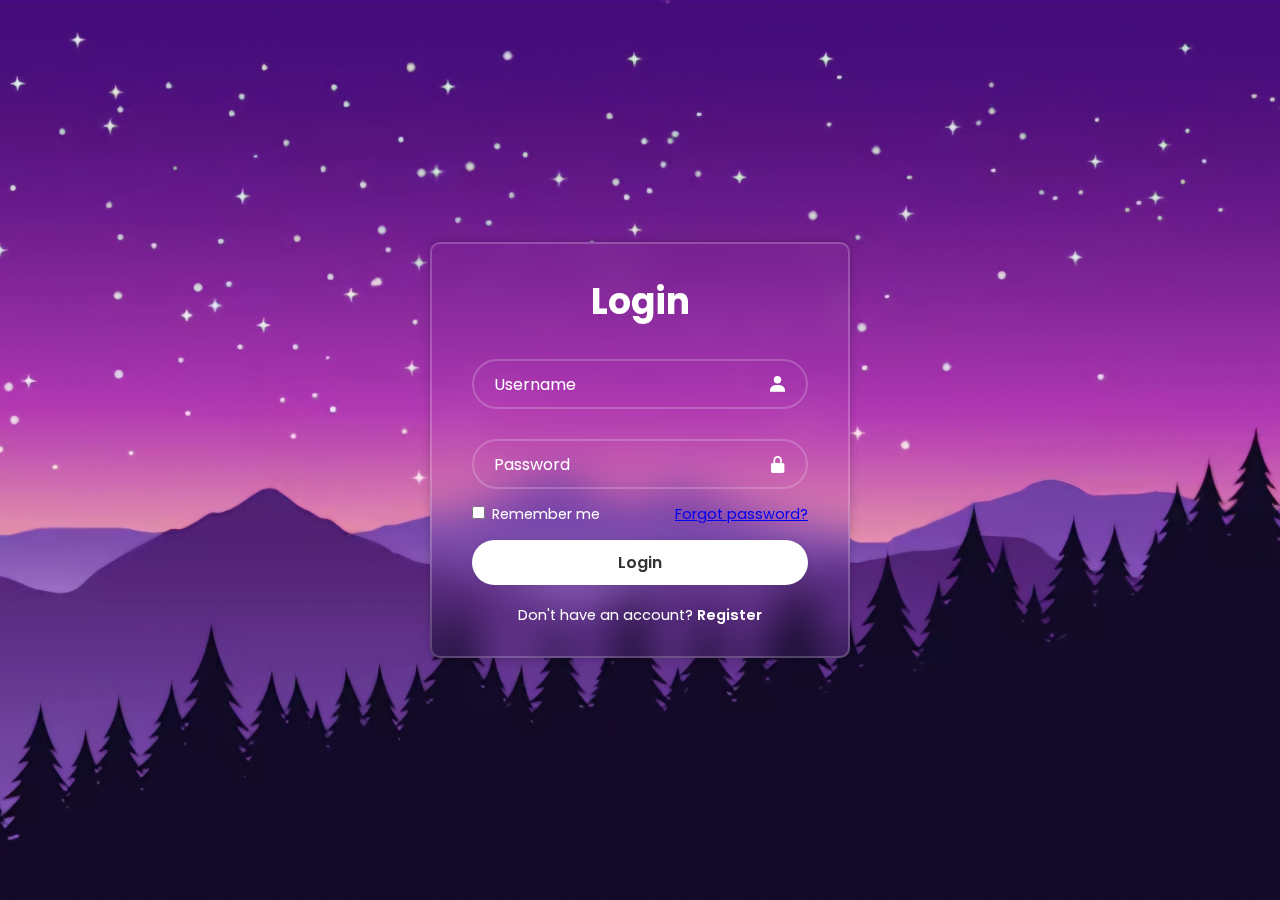
<file: index.html>
<!DOCTYPE html>
<html lang="en">
<head>
    <meta charset="UTF-8">
    <meta http-equiv="X-UA-Compatible" content="IE=edge">
    <meta name="viewport" content="width=device-width, initial-scale=1.0">
    <title>Attendance Record</title>
    <link rel="stylesheet" href="style.css">
    <link href='https://unpkg.com/boxicons@2.1.4/css/boxicons.min.css' rel='stylesheet'>
</head>
<body>
    <div class="wrapper">
        <form id="sheetdb-form">
            <h1>Login</h1>
            <div class="input-box">
                <input type="text" name="data[Username]" placeholder="Username" required>
                <i class='bx bxs-user'></i>
            </div>
            <div class="input-box">
                <input type="password" name="data[Password]" placeholder="Password" required>
                <i class='bx bxs-lock-alt'></i>
            </div>
            <div class="remember-forget">
                <label> <input type="checkbox"> Remember me</label>
                <a href="forgot-password.html">Forgot password?</a>
            </div>
            <button type="submit" class="btn">Login</button>
            <div class="register-link">
                <p>Don't have an account? <a href="signup.html">Register</a></p>
            </div>
        </form>
    </div>
    <script>
        document.getElementById('sheetdb-form').addEventListener('submit', async (e) => {
            e.preventDefault();
            const username = document.querySelector('input[name="data[Username]"]').value;
            const password = document.querySelector('input[name="data[Password]"]').value;

            // Fetch data from Google Sheets
            const response = await fetch("https://sheetdb.io/api/v1/lvg1wuw9n1k20");
            const data = await response.json();

            // Check if the username and password match
            const user = data.find(item => item.Username === username && item.Password === password);
            if (user) {
                // Store the username in localStorage
                localStorage.setItem("username", username);
                alert("Login successful!");
                window.location.href = 'a.html'; // Redirect to registration page
            } else {
                alert("Invalid username or password.");
            }
        });
    </script>
</body>
</html>
</file>
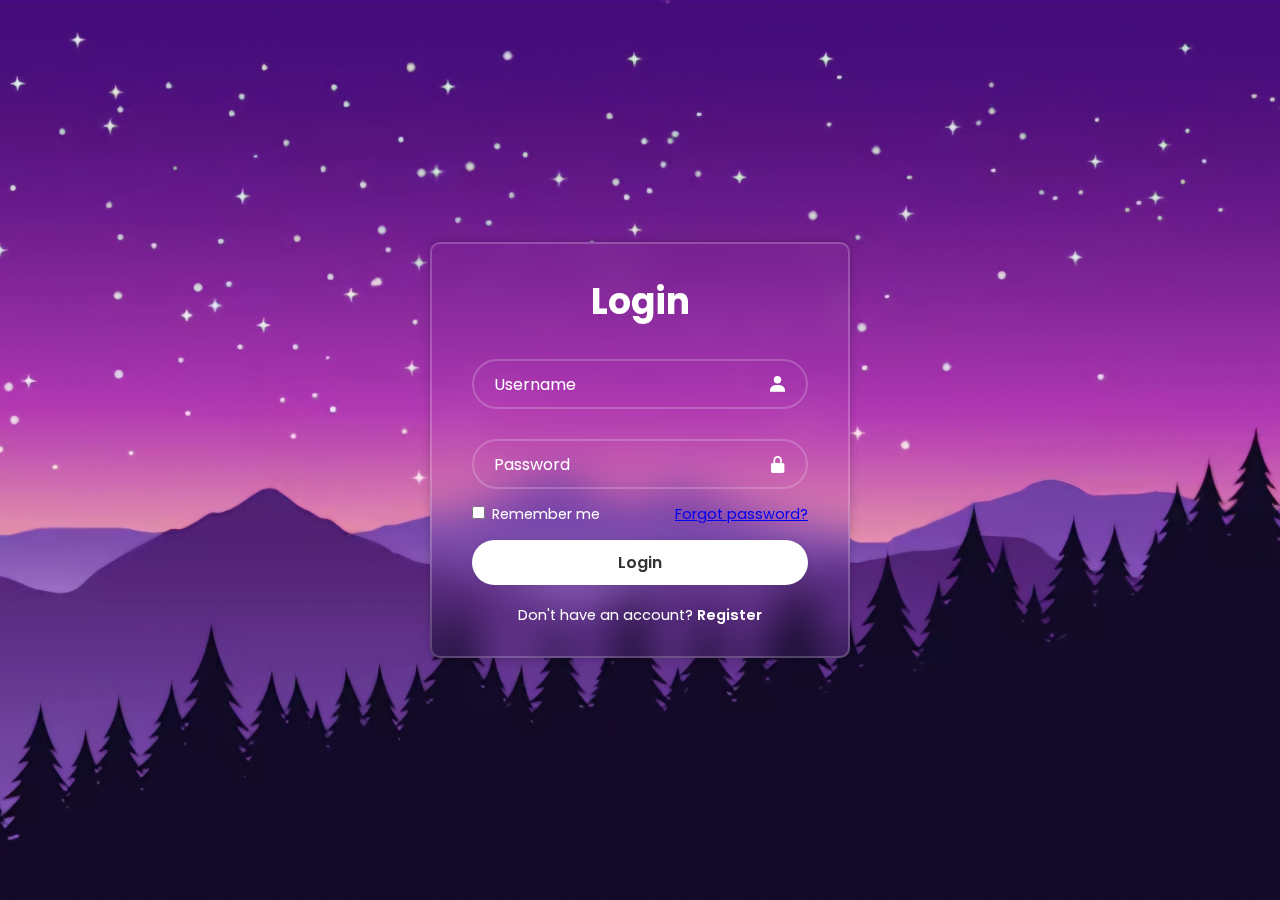
<file: static/index.html>
<!DOCTYPE html>
<html lang="en">
<head>
    <meta charset="UTF-8">
    <meta http-equiv="X-UA-Compatible" content="IE=edge">
    <meta name="viewport" content="width=device-width, initial-scale=1.0">
    <title>Attendance Record</title>
    <link rel="stylesheet" href="/static/style.css">
    <link href='https://unpkg.com/boxicons@2.1.4/css/boxicons.min.css' rel='stylesheet'>
</head>
<body>
    <div class="wrapper">
        <form id="sheetdb-form">
            <h1>Login</h1>
            <div class="input-box">
                <input type="text" name="data[Username]" placeholder="Username" required>
                <i class='bx bxs-user'></i>
            </div>
            <div class="input-box">
                <input type="password" name="data[Password]" placeholder="Password" required>
                <i class='bx bxs-lock-alt'></i>
            </div>
            <div class="remember-forget">
                <label> <input type="checkbox"> Remember me</label>
                <a href="forgot-password.html">Forgot password?</a>
            </div>
            <button type="submit" class="btn">Login</button>
            <div class="register-link">
                <p>Don't have an account? <a href="signup.html">Register</a></p>
            </div>
        </form>
    </div>
    <script>
        document.getElementById('sheetdb-form').addEventListener('submit', async (e) => {
            e.preventDefault();
            const username = document.querySelector('input[name="data[Username]"]').value;
            const password = document.querySelector('input[name="data[Password]"]').value;

            // Fetch data from Google Sheets
            const response = await fetch("https://sheetdb.io/api/v1/lvg1wuw9n1k20");
            const data = await response.json();

            // Check if the username and password match
            const user = data.find(item => item.Username === username && item.Password === password);
            if (user) {
                // Store the username in localStorage
                localStorage.setItem("username", username);
                alert("Login successful!");
                window.location.href = '/static/a.html'; // Redirect to registration page
            } else {
                alert("Invalid username or password.");
            }
        });
    </script>
</body>
</html>
</file>
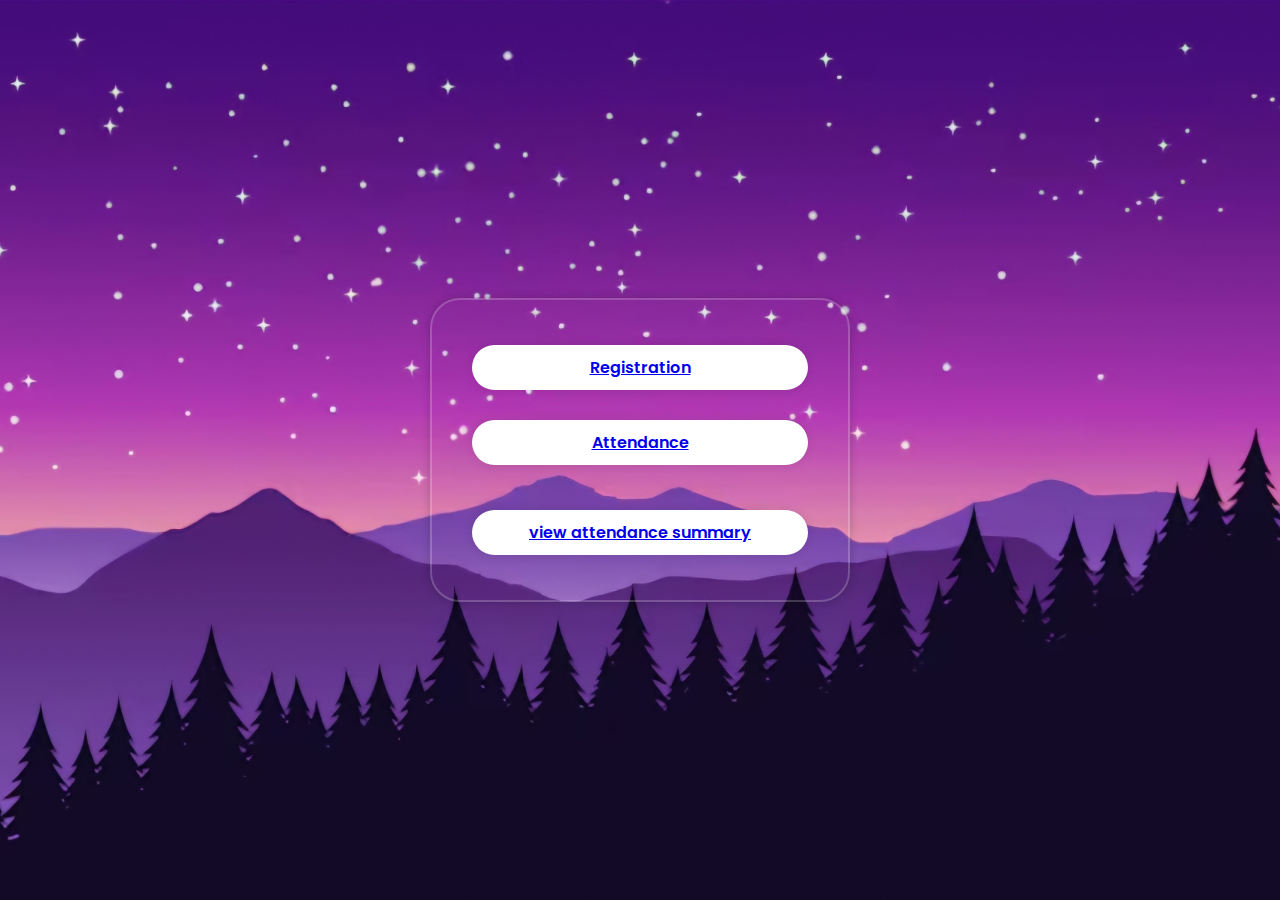
<file: a.html>
<!DOCTYPE html>
<html lang="en">
<head>
    <meta charset="UTF-8">
    <meta name="viewport" content="width=device-width, initial-scale=1.0">
    <title>Document</title>
    <link rel="stylesheet" href="style.css">
</head>
<body>
    <div class="main" id="home">
        <button type="submit" class="button1" onclick="registration" value="submit1"> 
            <a href="registration.html">Registration</a>
        </button>
        <button type="submit" class="button2" value="submit2"> 
            <a href="attendance.html">Attendance</a>
        </button>
        <button type="submit" class="button2" value="submit2"> 
            <a href="attendance_summary.html">view attendance summary</a>
        </button>
    </div>
</body>
</html>
</file>
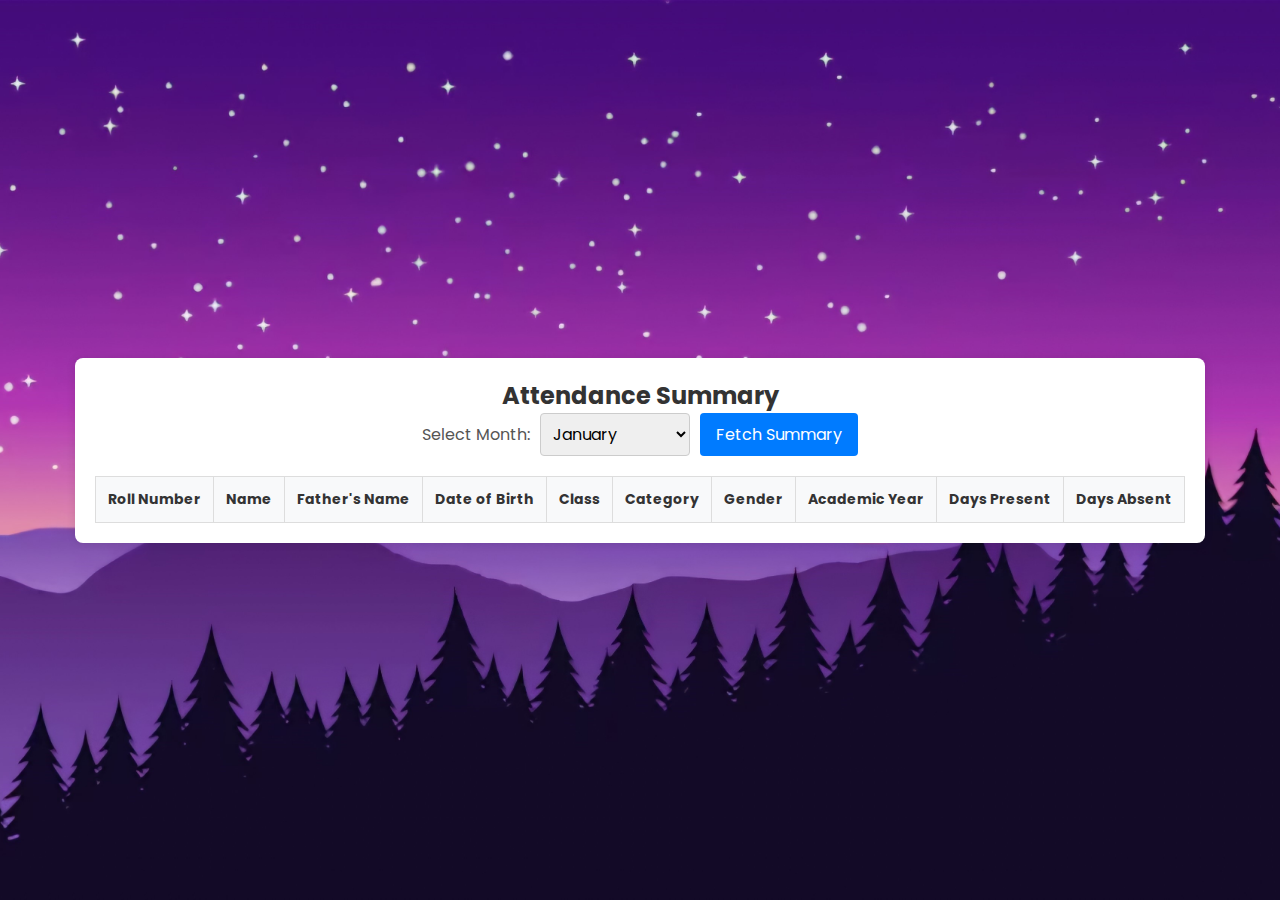
<file: attendance_summary.html>
<!DOCTYPE html>
<html lang="en">

<head>
    <meta charset="UTF-8">
    <meta http-equiv="X-UA-Compatible" content="IE=edge">
    <meta name="viewport" content="width=device-width, initial-scale=1.0">
    <title>Attendance Summary</title>
    <link rel="stylesheet" href="style.css">
    <link href='https://unpkg.com/boxicons@2.1.4/css/boxicons.min.css' rel='stylesheet'>
    <style>
        body {
            font-family: Arial, sans-serif;
            background-color: #f4f4f4;
            margin: 0;
            padding: 0;
        }

        .container {
            max-width: 1200px;
            margin: 20px auto;
            padding: 20px;
            background-color: #fff;
            box-shadow: 0 0 10px rgba(0, 0, 0, 0.1);
            border-radius: 8px;
            overflow-x: auto; /* Allow horizontal scrolling on small screens */
        }

        h1 {
            text-align: center;
            color: #333;
            font-size: 24px; /* Adjust font size for mobile */
        }

        .month-selector {
            display: flex;
            flex-wrap: wrap; /* Allow wrapping on small screens */
            justify-content: center;
            margin-bottom: 20px;
            gap: 10px; /* Add spacing between elements */
        }

        .month-selector label {
            font-size: 16px;
            color: #555;
            align-self: center; /* Center align label */
        }

        .month-selector select {
            padding: 8px;
            font-size: 16px;
            border-radius: 4px;
            border: 1px solid #ccc;
            width: 150px; /* Set a fixed width for the dropdown */
        }

        .month-selector button {
            padding: 8px 16px;
            font-size: 16px;
            background-color: #007bff;
            color: #fff;
            border: none;
            border-radius: 4px;
            cursor: pointer;
        }

        .month-selector button:hover {
            background-color: #0056b3;
        }

        table {
            width: 100%;
            border-collapse: collapse;
            margin-top: 20px;
        }

        table,
        th,
        td {
            border: 1px solid #ddd;
        }

        th,
        td {
            padding: 12px;
            text-align: left;
            font-size: 14px; /* Adjust font size for mobile */
        }

        th {
            background-color: #f8f9fa;
            color: #333;
        }

        tr:nth-child(even) {
            background-color: #f9f9f9;
        }

        tr:hover {
            background-color: #f1f1f1;
        }

        /* Responsive table styles */
        @media (max-width: 768px) {
            .container {
                padding: 10px;
            }

            h1 {
                font-size: 20px;
            }

            .month-selector {
                flex-direction: column;
                align-items: center;
            }

            .month-selector select {
                width: 100%; /* Full width on small screens */
                margin-bottom: 10px;
            }

            .month-selector button {
                width: 100%; /* Full width on small screens */
            }

            table {
                display: block;
                overflow-x: auto; /* Allow horizontal scrolling */
                white-space: nowrap; /* Prevent text wrapping */
            }

            th,
            td {
                min-width: 120px; /* Set minimum column width */
            }
        }
    </style>
</head>

<body>
    <div class="container">
        <h1>Attendance Summary</h1>
        <div class="month-selector">
            <label for="month">Select Month:</label>
            <select id="month">
                <option value="01">January</option>
                <option value="02">February</option>
                <option value="03">March</option>
                <option value="04">April</option>
                <option value="05">May</option>
                <option value="06">June</option>
                <option value="07">July</option>
                <option value="08">August</option>
                <option value="09">September</option>
                <option value="10">October</option>
                <option value="11">November</option>
                <option value="12">December</option>
            </select>
            <button onclick="fetchAttendanceSummary()">Fetch Summary</button>
        </div>
        <table id="attendanceTable">
            <thead>
                <tr>
                    <th>Roll Number</th>
                    <th>Name</th>
                    <th>Father's Name</th>
                    <th>Date of Birth</th>
                    <th>Class</th>
                    <th>Category</th>
                    <th>Gender</th>
                    <th>Academic Year</th>
                    <th>Days Present</th>
                    <th>Days Absent</th>
                </tr>
            </thead>
            <tbody>
                <!-- Rows will be populated here -->
            </tbody>
        </table>
    </div>

    <script>
        function fetchAttendanceSummary() {
            const month = document.getElementById('month').value;
            const username = localStorage.getItem("username");

            console.log("Month:", month); // Debugging
            console.log("Username:", username); // Debugging

            if (!username) {
                alert("Please log in first.");
                window.location.href = "index.html";
                return;
            }

            fetch(`/attendance_summary/${username}?month=${month}`)
                .then(response => {
                    if (!response.ok) {
                        throw new Error(`HTTP error! Status: ${response.status}`);
                    }
                    return response.json();
                })
                .then(data => {
                    console.log("API Response:", data); // Debugging
                    const tableBody = document.querySelector("#attendanceTable tbody");
                    tableBody.innerHTML = ""; // Clear existing rows

                    if (data.error) {
                        alert(data.error);
                        return;
                    }

                    data.attendance_summary.forEach(student => {
                        const row = document.createElement("tr");
                        row.innerHTML = `
                            <td>${student.rollNumber}</td>
                            <td>${student.name}</td>
                            <td>${student.father_name}</td>
                            <td>${student.date_of_birth}</td>
                            <td>${student.class}</td>
                            <td>${student.category}</td>
                            <td>${student.gender}</td>
                            <td>${student.academicYear}</td>
                            <td>${student.days_present}</td>
                            <td>${student.days_absent}</td>
                        `;
                        tableBody.appendChild(row);
                    });
                })
                .catch(error => {
                    console.error('Error fetching attendance summary:', error);
                    alert("An error occurred while fetching the attendance summary.");
                });
        }
    </script>
</body>

</html>
</file>
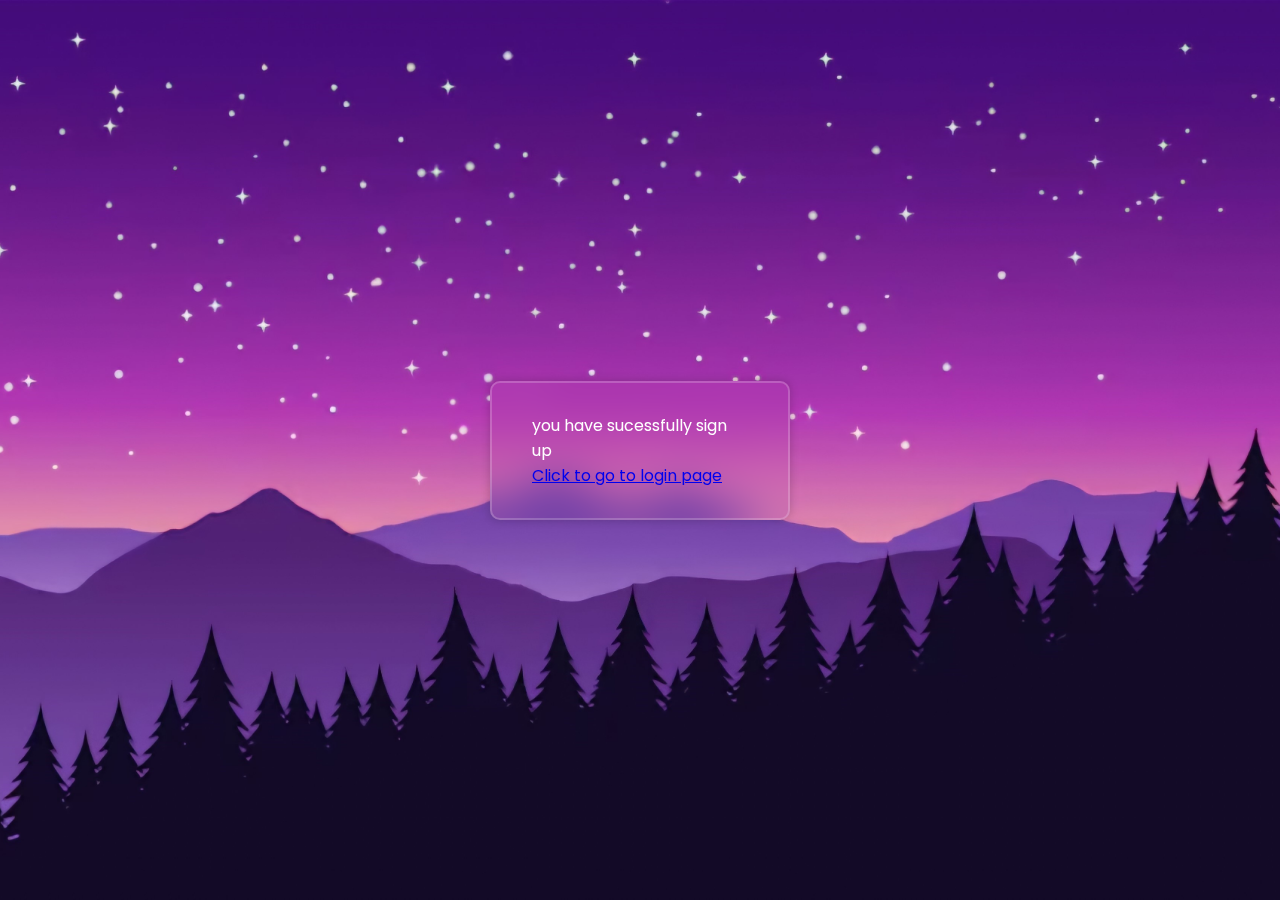
<file: d.html>
<!DOCTYPE html>
<html lang="en">
<head>
    <meta charset="UTF-8">
    <meta name="viewport" content="width=device-width, initial-scale=1.0">
    <title>sign up comfirmation</title>
    <link rel="stylesheet" href="style.css">
</head>
    
<body>
    <div class="size">
    <div class ="">
    <p>you have sucessfully sign up</p>
</div>
<div class="link">
    <a href="index.html">Click to go to login page</a>
</div>
</div>
</body>
</html>
</file>
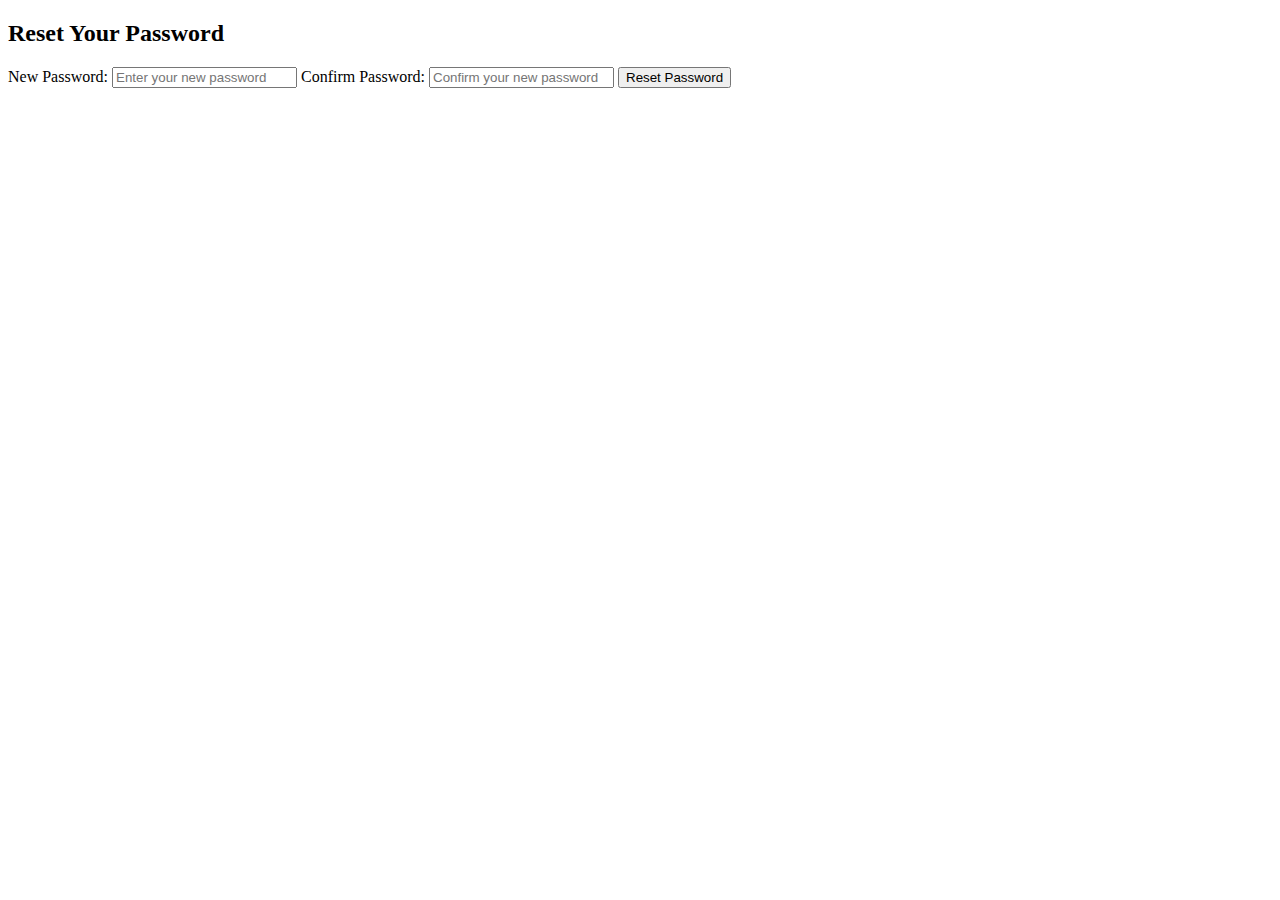
<file: reset-password.html>
<!DOCTYPE html>
<html lang="en">
<head>
    <meta charset="UTF-8">
    <meta name="viewport" content="width=device-width, initial-scale=1.0">
    <title>Reset Password</title>
</head>
<body>

    <h2>Reset Your Password</h2>

    <form id="reset-password-form">
        <label for="new-password">New Password:</label>
        <input type="password" id="new-password" name="new-password" required placeholder="Enter your new password">
        
        <label for="confirm-password">Confirm Password:</label>
        <input type="password" id="confirm-password" name="confirm-password" required placeholder="Confirm your new password">
        
        <button type="submit">Reset Password</button>
    </form>

    <div id="reset-message"></div>

    <script>
        document.getElementById('reset-password-form').addEventListener('submit', function (e) {
            e.preventDefault();

            const newPassword = document.getElementById('new-password').value;
            const confirmPassword = document.getElementById('confirm-password').value;

            if (newPassword !== confirmPassword) {
                document.getElementById('reset-message').innerHTML = '⚠️ Passwords do not match. Please try again.';
                return;
            }

            // Get the email from the URL
            const urlParams = new URLSearchParams(window.location.search);
            const email = urlParams.get('email');

            if (!email) {
                document.getElementById('reset-message').innerHTML = '⚠️ Invalid reset link.';
                return;
            }

            // Update the password in SheetDB
            fetch(`https://sheetdb.io/api/v1/YOUR_SHEETDB_ID/email/${email}`, { 
                method: 'PATCH',
                headers: { 'Content-Type': 'application/json' },
                body: JSON.stringify({ data: { Password: newPassword } }) 
            })
            .then(response => response.json())
            .then(data => {
                document.getElementById('reset-message').innerHTML = '✅ Your password has been successfully reset!';
            })
            .catch(error => {
                console.error('⚠️ Error:', error);
                document.getElementById('reset-message').innerHTML = '⚠️ There was an error resetting your password. Please try again later.';
            });
        });
    </script>

</body>
</html>
</file>
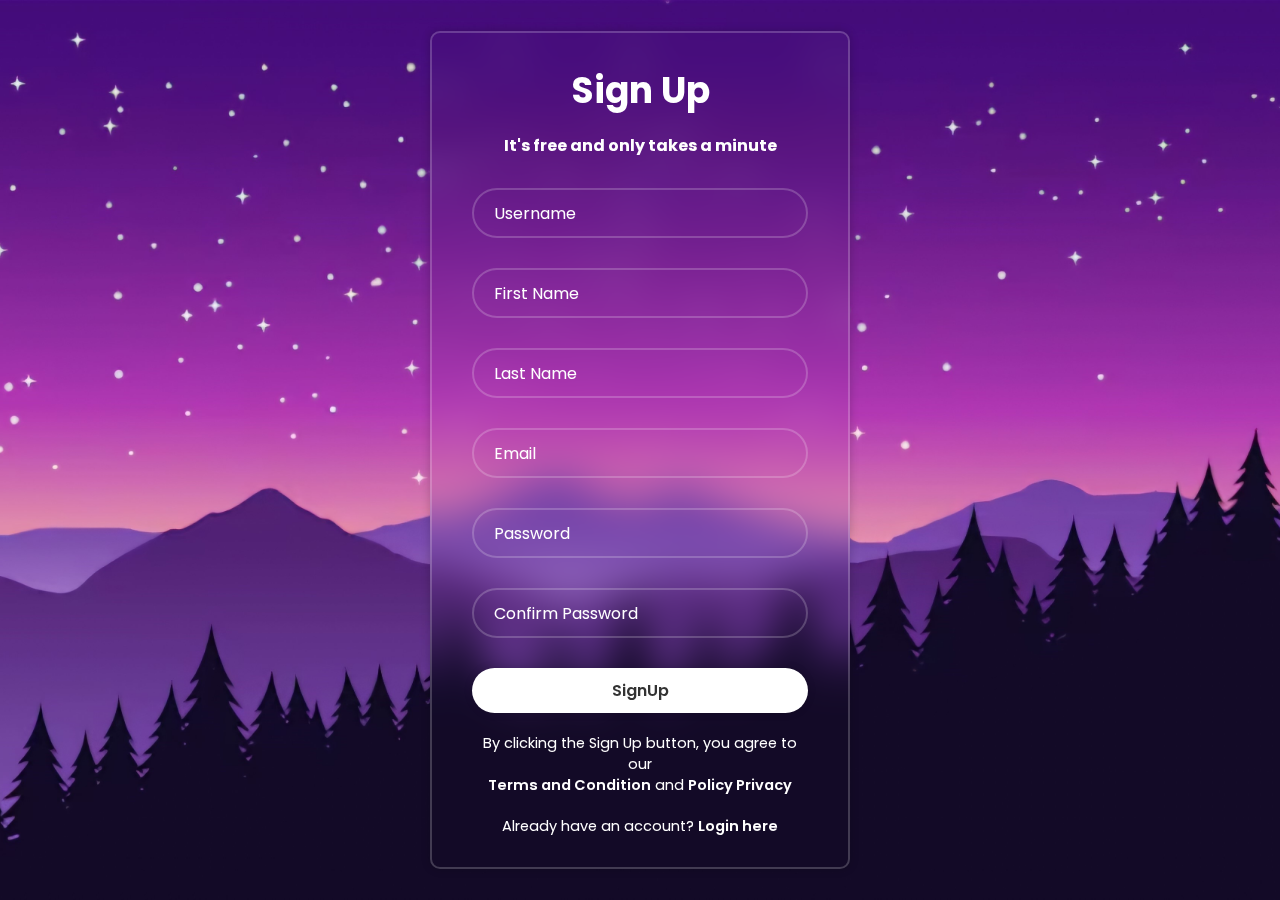
<file: signup.html>
<!DOCTYPE html>
<html>
<head>
    <meta charset="UTF-8">
    <meta name="viewport" content="width=device-width, initial-scale=1.0">
    <title>SignUp</title>
    <link rel="stylesheet" href="style.css">
</head>
<body>
    <div class="wrapper">
        <h1>Sign Up</h1>
        <h4>It's free and only takes a minute</h4>
        <form action="https://sheetdb.io/api/v1/lvg1wuw9n1k20" method="post" id="sheetdb-form">
            <div class="input-box">
                <input type="text" name="data[Username]" placeholder="Username" id="username" required>
            </div>
            <div class="input-box">
                <input type="text" name="data[First name]" placeholder="First Name" required>
            </div>
            <div class="input-box">
                <input type="text" name="data[Last name]" placeholder="Last Name" required>
            </div>
            <div class="input-box">
                <input type="email" name="data[Email]" placeholder="Email" required>
            </div>
            <div class="input-box">
                <input type="password" name="data[Password]" placeholder="Password" required>
            </div>
            <div class="input-box">
                <input type="password" name="data[Confirm Password]" placeholder="Confirm Password" required>
            </div>
            <button type="submit" class="btn">SignUp</button>
        </form>
        <div class="register-link">
            <p>By clicking the Sign Up button, you agree to our <br>
                <a href="#">Terms and Condition</a> and <a href="#">Policy Privacy</a>
            </p>
        </div>
        <div class="register-link">
            <p>Already have an account? <a href="index.html">Login here</a></p>
        </div>
    </div>
    <script>
        document.getElementById('sheetdb-form').addEventListener('submit', async (e) => {
            e.preventDefault();
            const password = document.querySelector('input[name="data[Password]"]').value;
            const confirmPassword = document.querySelector('input[name="data[Confirm Password]"]').value;

            if (password !== confirmPassword) {
                alert("Passwords do not match. Please try again.");
                return;
            }

            const response = await fetch("https://sheetdb.io/api/v1/lvg1wuw9n1k20");
            const data = await response.json();

            const username = document.getElementById('username').value;
            const usernameExists = data.some(item => item.Username === username);

            if (usernameExists) {
                alert("Username already exists. Please choose another.");
            } else {
                fetch(e.target.action, {
                    method: "POST",
                    body: new FormData(e.target),
                }).then(response => response.json())
                  .then((html) => {
                      alert("Signup successful!");
                      window.open('d.html', '_blank');
                  }).catch(error => {
                      console.error("Error submitting form:", error);
                      alert("There was an issue submitting your data.");
                  });
            }
        });
    </script>
</body>
</html>
</file>
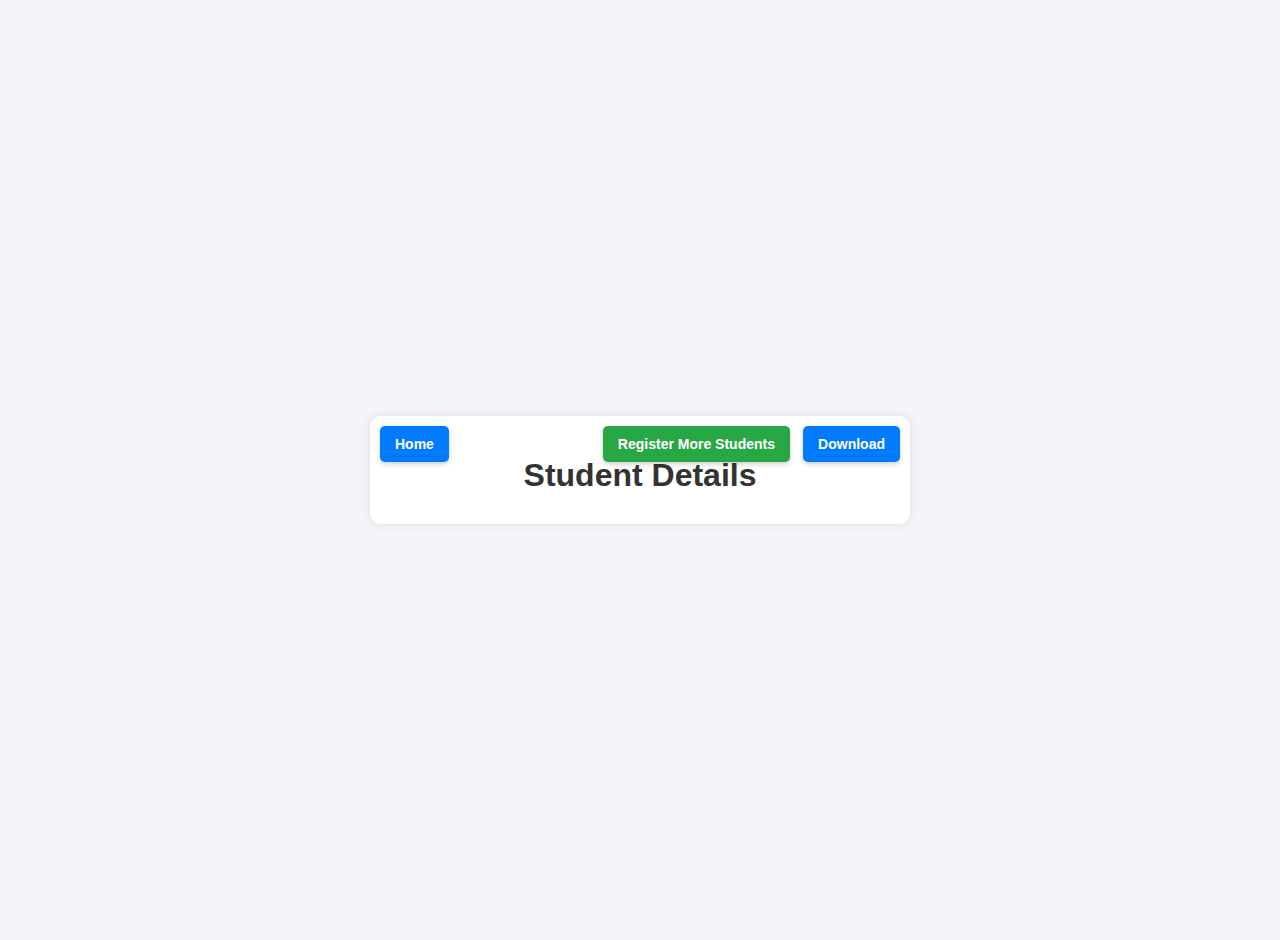
<file: student_details.html>
<!DOCTYPE html>
<html lang="en">

<head>
    <meta charset="UTF-8">
    <meta name="viewport" content="width=device-width, initial-scale=1.0">
    <title>Student Details</title>
    <style>
        body {
            font-family: Arial, sans-serif;
            background-color: #f4f4f9;
            margin: 0;
            padding: 20px;
            display: flex;
            justify-content: center;
            align-items: center;
            height: 100vh;
        }
    
        .container {
            background: white;
            padding: 20px;
            border-radius: 10px;
            box-shadow: 0px 0px 10px rgba(0, 0, 0, 0.1);
            width: 500px;
            text-align: center;
            position: relative;
        }
    
        h1 {
            color: #333;
            margin-bottom: 10px;
        }
    
        .content {
            display: flex;
            align-items: center;
            text-align: left;
        }
    
        .qr-code img {
            width: 120px;
            height: 120px;
            margin-right: 20px;
        }
    
        .details p {
            margin: 10px 0;
        }
    
        /* General Button Styles */
        .download-btn,
        .register-btn,
        .home-btn {
            position: absolute;
            top: 10px;
            background-color: #007bff;
            color: white;
            border: none;
            padding: 10px 15px;
            cursor: pointer;
            border-radius: 5px;
            font-size: 14px;
            font-weight: 600;
            transition: background-color 0.3s ease, transform 0.2s ease;
            box-shadow: 0 2px 5px rgba(0, 0, 0, 0.2);
        }
    
        .download-btn:hover,
        .register-btn:hover,
        .home-btn:hover {
            background-color: #0056b3;
            transform: translateY(-2px);
        }
    
        .download-btn:active,
        .register-btn:active,
        .home-btn:active {
            transform: translateY(0);
        }
    
        /* Specific Styles for the Register More Students Button */
        .register-btn {
            right: 120px; /* Adjusted position */
            background-color: #28a745; /* Green color for a distinct look */
        }
    
        .register-btn:hover {
            background-color: #218838; /* Darker green on hover */
        }
    
        /* Position Adjustments for Other Buttons */
        .download-btn {
            right: 10px;
        }
    
        .home-btn {
            left: 10px;
        }
    
        /* Responsive Design for Mobile Devices */
        @media (max-width: 768px) {
            .container {
                width: 90%;
                padding: 15px;
            }
    
            .download-btn,
            .register-btn,
            .home-btn {
                padding: 8px 12px;
                font-size: 12px;
            }
    
            .register-btn {
                right: 100px; /* Adjusted position for smaller screens */
            }
        }
    
        @media (max-width: 480px) {
            .download-btn,
            .register-btn,
            .home-btn {
                padding: 6px 10px;
                font-size: 11px;
            }
    
            .register-btn {
                right: 80px; /* Further adjusted position for very small screens */
            }
        }
    
        /* Hide unnecessary elements when printing */
        @media print {
            * {
                box-sizing: border-box;
            }
    
            body {
                margin: 0;
                padding: 0;
                background-color: white;
            }
    
            .container {
                width: 100%;
                max-width: 600px;
                padding: 20px;
                margin: auto;
                text-align: left;
                page-break-inside: avoid;
            }
    
            h1 {
                text-align: center;
                font-size: 24px;
                margin-bottom: 10px;
            }
    
            .details p {
                font-size: 16px;
                margin: 5px 0;
            }
    
            .qr-code {
                text-align: left;
            }
    
            .qr-code img {
                width: 220px;
                height: 220px;
            }
    
            .download-btn,
            .register-btn,
            .home-btn {
                display: none !important;
            }
    
            @page {
                margin: 0;
                size: A4 portrait;
            }
        }
    </style>
</head>

<body>
    <div class="container" id="studentCard">
        <button class="download-btn" onclick="downloadPage()">Download</button>
        <button class="register-btn" onclick="goToRegistration()">Register More Students</button>
        <button class="home-btn" onclick="goToHome()">Home</button>
        <h1>Student Details</h1>
        <div class="content">
            <div class="qr-code" id="qrCode">
                <!-- QR code will be displayed here -->
            </div>
            <div class="details" id="studentDetails">
                <!-- Student details will be populated here -->
            </div>
        </div>
    </div>

    <script>
        async function fetchStudentDetails() {
            const urlParams = new URLSearchParams(window.location.search);
            const username = urlParams.get('username');
            const rollNumber = urlParams.get('rollNumber');

            if (!username || !rollNumber) {
                alert("Invalid URL: Missing username or rollNumber.");
                return;
            }

            try {
                const apiUrl = `https://qr-code-attendance-eqvu.onrender.com/student_details/${username}/${rollNumber}`;
                const response = await fetch(apiUrl);

                if (!response.ok) {
                    throw new Error(`Failed to fetch student details. Status: ${response.status}`);
                }

                const data = await response.json();
                console.log("Backend Response:", data); // Log the backend response

                // Format the date of birth
                const dateOfBirth = new Date(data.student.date_of_birth);
                const formattedDateOfBirth = dateOfBirth.toLocaleDateString('en-GB', {
                    day: 'numeric',
                    month: 'short',
                    year: 'numeric'
                });

                // Display student details
                document.getElementById('studentDetails').innerHTML = `
                    <p><strong>Name:</strong> ${data.student.name}</p>
                    <p><strong>Roll Number:</strong> ${data.student.rollNumber}</p>
                    <p><strong>Class:</strong> ${data.student.class}</p>
                    <p><strong>Category:</strong> ${data.student.category}</p>
                    <p><strong>Gender:</strong> ${data.student.gender}</p>
                    <p><strong>Date of Birth:</strong> ${formattedDateOfBirth}</p>
                    <p><strong>Academic Year:</strong> ${data.student.academicYear}</p>
                    <p><strong>Father's Name:</strong> ${data.student.father_name}</p>
                    <p><strong>Mother's Name:</strong> ${data.student.mother_name}</p>
                `;

                // Display QR code
                document.getElementById('qrCode').innerHTML = `<img src="data:image/png;base64,${data.qr_code}" alt="QR Code">`;
            } catch (error) {
                console.error("Error fetching student details:", error);
                alert("Error fetching student details. Check the console for details.");
            }
        }

        function downloadPage() {
            window.print();
        }

        function goToRegistration() {
            window.location.href = 'registration.html';
        }

        function goToHome() {
            window.location.href = 'a.html'; // Redirect to home page
        }

        // Fetch student details when the page loads
        fetchStudentDetails();
    </script>
</body>

</html>
</file>
<file: style.css>
@import url("https://fonts.googleapis.com/css2?family=poppins:wght@300;400;500;600;700;800;900&display=swap");

* {
    margin: 0;
    padding: 0;
    box-sizing: border-box;
    font-family: "Poppins", sans-serif;
}

body {

    min-height: 100vh;
    background: url('img.jpg') no-repeat;
    background-size: cover;
    background-position: center;
    display: flex;
    justify-content: center;
    align-items: center;
}

.wrapper {

    width: 420px;
    background: transparent;
    border: 2px solid rgba(255, 255, 255, .2);
    backdrop-filter: blur(20px);
    box-shadow: 0 0 10px rgba(0, 0, 0, .2);
    color: #ffffff;
    border-radius: 10px;
    padding: 30px 40px;
}

.wrapper h1 {
    font-size: 36px;
    text-align: center;
    padding-top: 15 px;
}

.wrapper h4 {
    text-align: center;
    padding-top: 15px;
}

.wrapper .input-box {
    position: relative;
    width: 100%;
    height: 50px;
    margin: 30px 0;
}

.input-box input {
    width: 100%;
    height: 100%;
    background: transparent;
    border: none;
    outline: none;
    border: 2px solid rgba(255, 255, 255, .2);
    border-radius: 40px;
    font-size: 16px;
    color: #fff;
    padding: 20px 45px 20px 20px;
}

.input-box input::placeholder {
    color: #fff;
}

.input-box i {
    position: absolute;
    right: 20px;
    top: 50%;
    transform: translateY(-50%);
    font-size: 20px;
}

.wrapper .remember-forget {
    display: flex;
    justify-content: space-between;
    font-size: 14.5px;
    margin: -15px 0 15px;
}

.remember-forget label input {
    accent-color: #fff;
    margin-right: 3px;
}

.remember-forget a:hover {
    text-decoration: underline;
}

.wrapper .btn {
    width: 100%;
    height: 45px;
    background: #fff;
    border: none;
    outline: none;
    border-radius: 40px;
    box-shadow: 0 0 10px rgba(0, 0, 0, .1);
    cursor: pointer;
    font-size: 16px;
    color: #333;
    font-weight: 600;
}

.wrapper .register-link {
    font-size: 14.5px;
    text-align: center;
    margin-top: 20px;
}

.register-link p a {
    color: #fff;
    text-decoration: none;
    font-weight: 600;
}

.register-link p a:hover {
    text-decoration: underline;
}

.main {
    width: 420px;
    background: transparent;
    border: 2px solid rgba(255, 255, 255, .2);
    box-shadow: 0 0 10px rgba(0, 0, 0, .2);
    color: #ffffff;
    border-radius: 30px;
    padding: 30px 40px;
}

.main .button1 {
    width: 100%;
    height: 45px;
    background: #fff;
    border: none;
    outline: none;
    border-radius: 100px;
    box-shadow: 0 0 10px rgba(0, 0, 0, .1);
    cursor: pointer;
    font-size: 16px;
    color: #333;
    font-weight: 600;
    margin-top: 15px;
}
.main .button2 {
    width: 100%;
    height: 45px;
    background: #fff;
    border: none;
    outline: none;
    border-radius: 40px;
    box-shadow: 0 0 10px rgba(0, 0, 0, .1);
    cursor: pointer;
    font-size: 16px;
    color: #333;
    font-weight: 600;
    margin-top: 30px;
    margin-bottom: 15px;
}

.size {
    width: 300px;
    background: transparent;
    border: 2px solid rgba(255, 255, 255, .2);
    backdrop-filter: blur(20px);
    box-shadow: 0 0 10px rgba(0, 0, 0, .2);
    color: #ffffff;
    border-radius: 10px;
    padding: 30px 40px;
}

.size .link {
    justify-content: center;
}
</file>
<file: static/style.css>
@import url("https://fonts.googleapis.com/css2?family=poppins:wght@300;400;500;600;700;800;900&display=swap");

* {
    margin: 0;
    padding: 0;
    box-sizing: border-box;
    font-family: "Poppins", sans-serif;
}

body {

    min-height: 100vh;
    background: url('img.jpg') no-repeat;
    background-size: cover;
    background-position: center;
    display: flex;
    justify-content: center;
    align-items: center;
}

.wrapper {

    width: 420px;
    background: transparent;
    border: 2px solid rgba(255, 255, 255, .2);
    backdrop-filter: blur(20px);
    box-shadow: 0 0 10px rgba(0, 0, 0, .2);
    color: #ffffff;
    border-radius: 10px;
    padding: 30px 40px;
}

.wrapper h1 {
    font-size: 36px;
    text-align: center;
    padding-top: 15 px;
}

.wrapper h4 {
    text-align: center;
    padding-top: 15px;
}

.wrapper .input-box {
    position: relative;
    width: 100%;
    height: 50px;
    margin: 30px 0;
}

.input-box input {
    width: 100%;
    height: 100%;
    background: transparent;
    border: none;
    outline: none;
    border: 2px solid rgba(255, 255, 255, .2);
    border-radius: 40px;
    font-size: 16px;
    color: #fff;
    padding: 20px 45px 20px 20px;
}

.input-box input::placeholder {
    color: #fff;
}

.input-box i {
    position: absolute;
    right: 20px;
    top: 50%;
    transform: translateY(-50%);
    font-size: 20px;
}

.wrapper .remember-forget {
    display: flex;
    justify-content: space-between;
    font-size: 14.5px;
    margin: -15px 0 15px;
}

.remember-forget label input {
    accent-color: #fff;
    margin-right: 3px;
}

.remember-forget a:hover {
    text-decoration: underline;
}

.wrapper .btn {
    width: 100%;
    height: 45px;
    background: #fff;
    border: none;
    outline: none;
    border-radius: 40px;
    box-shadow: 0 0 10px rgba(0, 0, 0, .1);
    cursor: pointer;
    font-size: 16px;
    color: #333;
    font-weight: 600;
}

.wrapper .register-link {
    font-size: 14.5px;
    text-align: center;
    margin-top: 20px;
}

.register-link p a {
    color: #fff;
    text-decoration: none;
    font-weight: 600;
}

.register-link p a:hover {
    text-decoration: underline;
}

.main {
    width: 420px;
    background: transparent;
    border: 2px solid rgba(255, 255, 255, .2);
    box-shadow: 0 0 10px rgba(0, 0, 0, .2);
    color: #ffffff;
    border-radius: 30px;
    padding: 30px 40px;
}

.main .button1 {
    width: 100%;
    height: 45px;
    background: #fff;
    border: none;
    outline: none;
    border-radius: 100px;
    box-shadow: 0 0 10px rgba(0, 0, 0, .1);
    cursor: pointer;
    font-size: 16px;
    color: #333;
    font-weight: 600;
    margin-top: 15px;
}
.main .button2 {
    width: 100%;
    height: 45px;
    background: #fff;
    border: none;
    outline: none;
    border-radius: 40px;
    box-shadow: 0 0 10px rgba(0, 0, 0, .1);
    cursor: pointer;
    font-size: 16px;
    color: #333;
    font-weight: 600;
    margin-top: 30px;
    margin-bottom: 15px;
}

.size {
    width: 300px;
    background: transparent;
    border: 2px solid rgba(255, 255, 255, .2);
    backdrop-filter: blur(20px);
    box-shadow: 0 0 10px rgba(0, 0, 0, .2);
    color: #ffffff;
    border-radius: 10px;
    padding: 30px 40px;
}

.size .link {
    justify-content: center;
}
</file>
